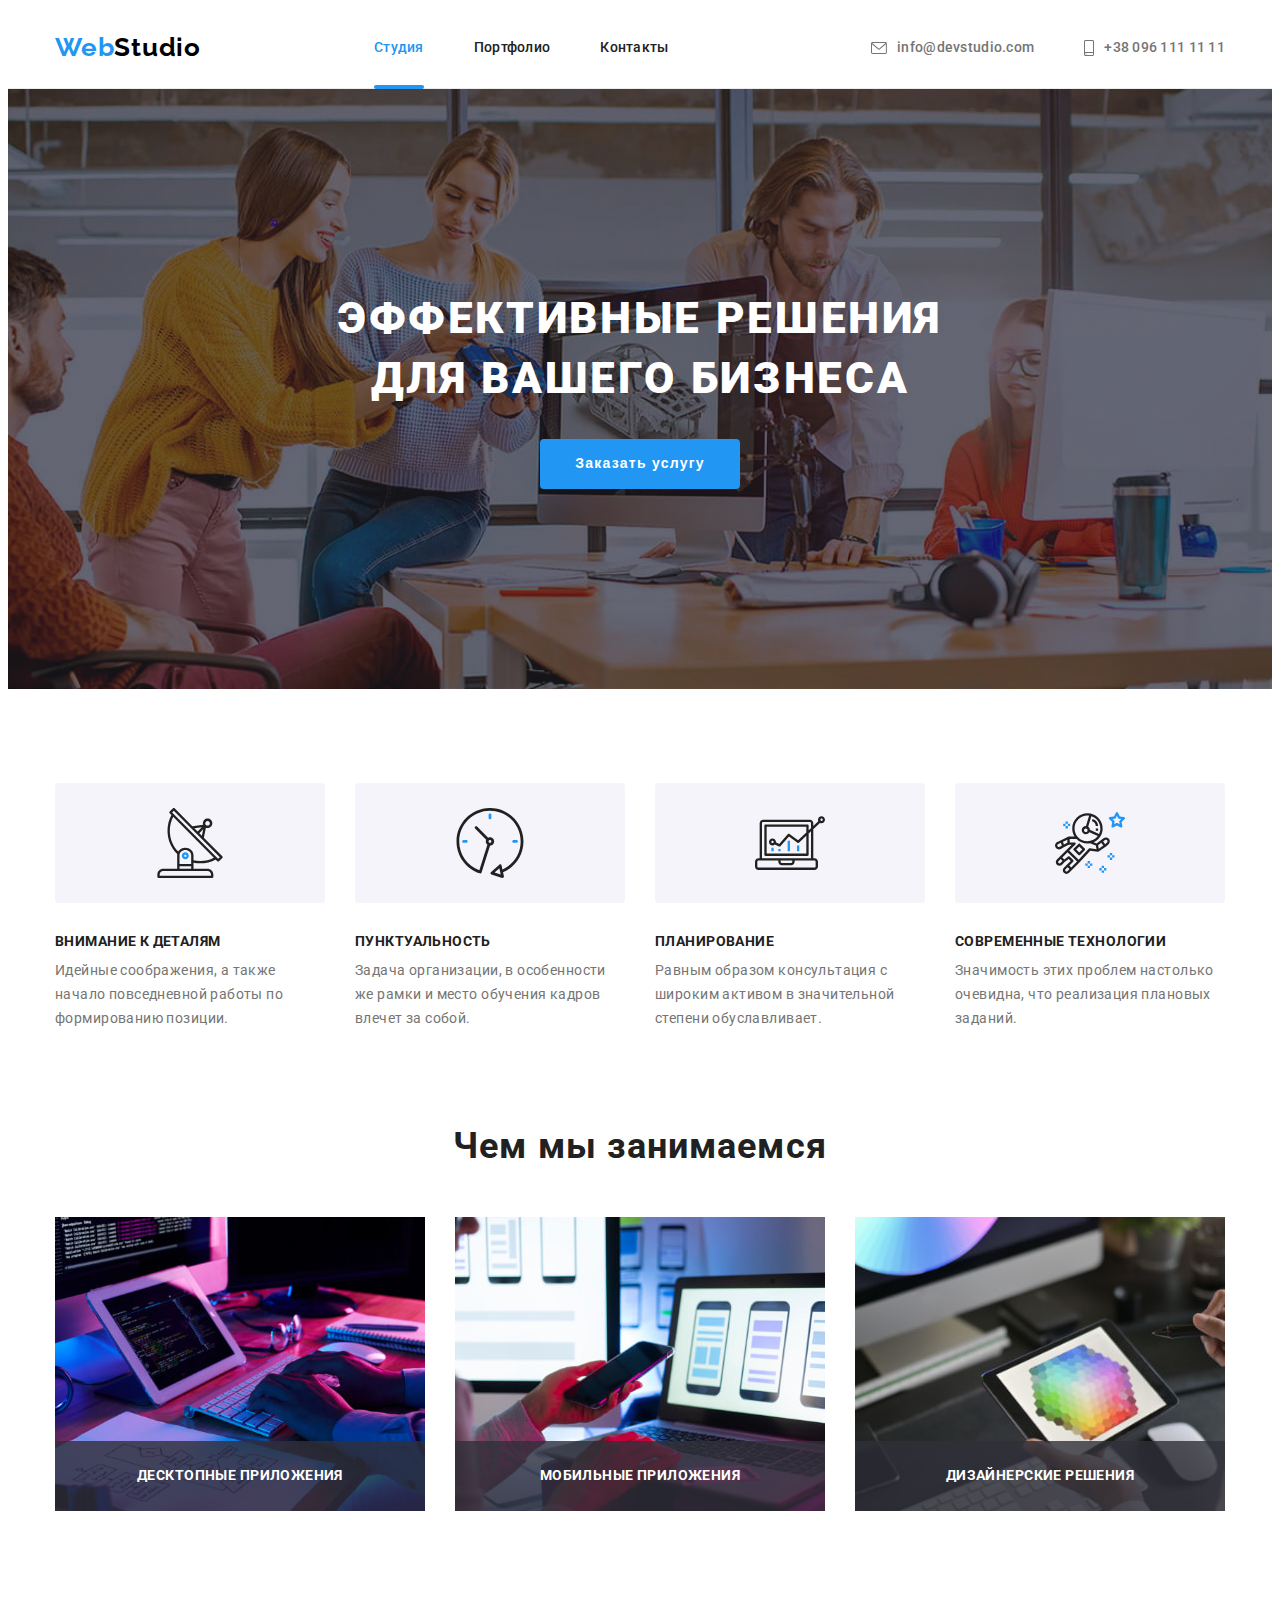
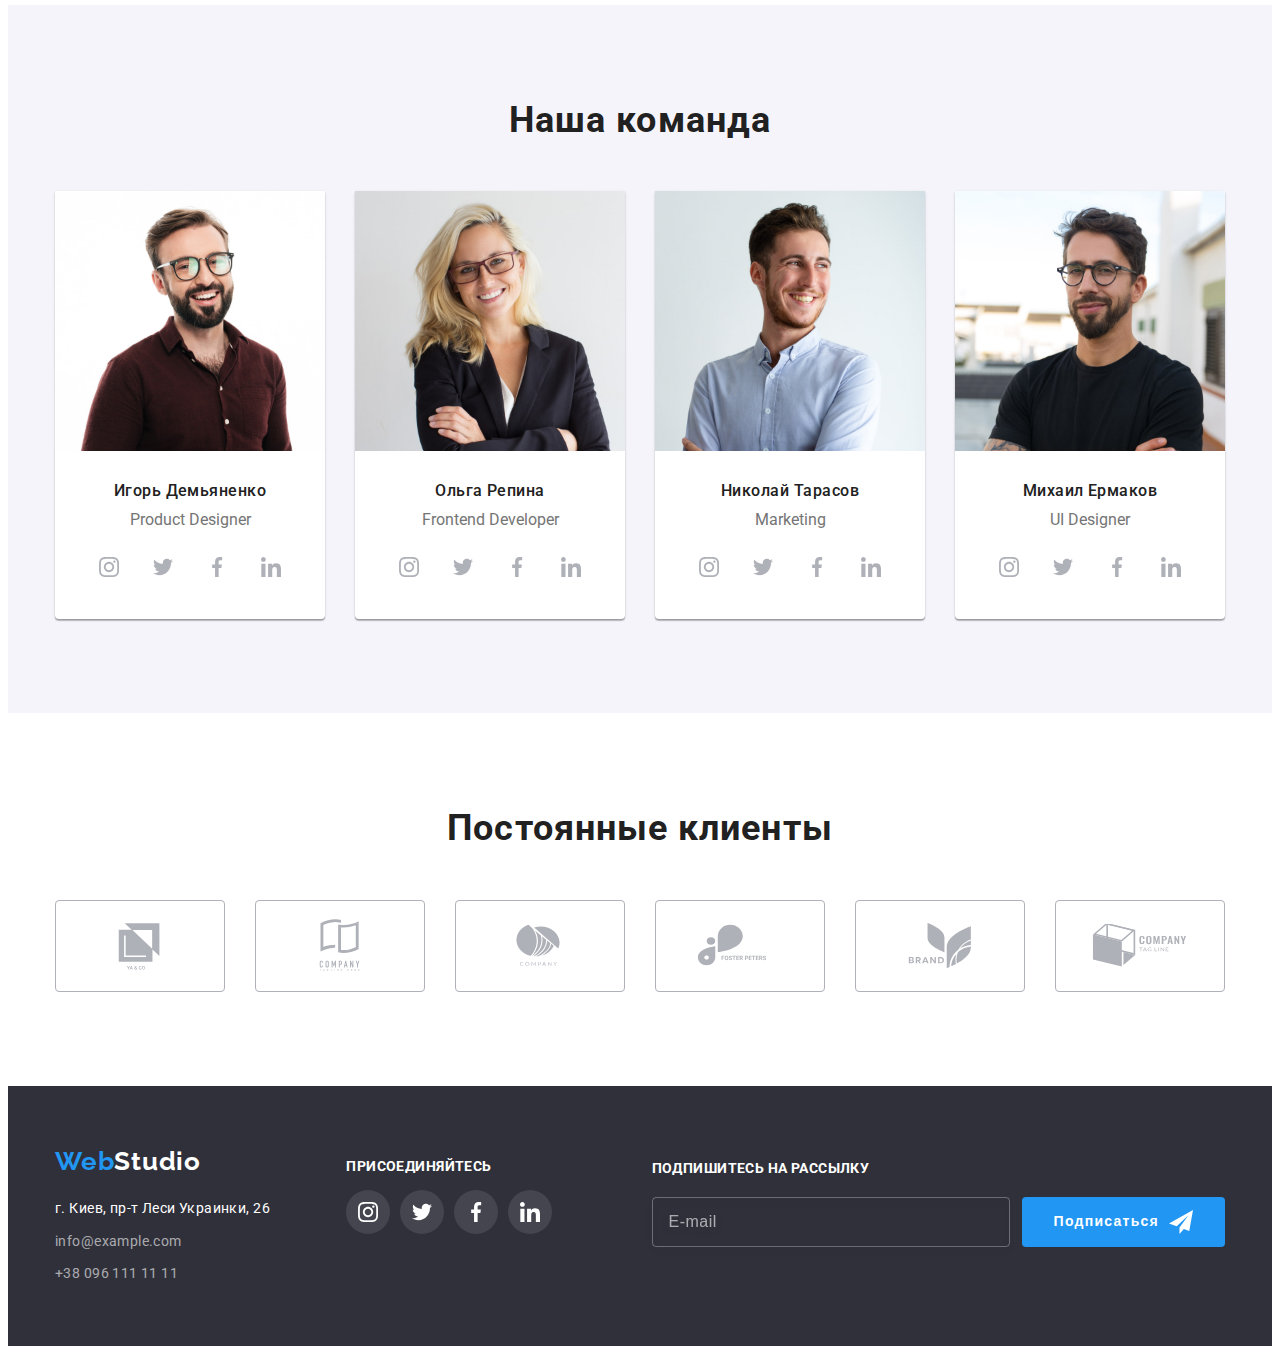
<file: index.html>
<!DOCTYPE html>
<html lang="ru">
  <head>
    <meta charset="UTF-8" />
    <meta http-equiv="X-UA-Compatible" content="IE=edge" />
    <meta name="viewport" content="width=device-width, initial-scale=1.0" />
    <title>WebStudio</title>
    <link
      rel="stylesheet"
      href="https://cdnjs.cloudflare.com/ajax/libs/modern-normalize/1.1.0/modern-normalize.min.css"
      integrity="sha512-wpPYUAdjBVSE4KJnH1VR1HeZfpl1ub8YT/NKx4PuQ5NmX2tKuGu6U/JRp5y+Y8XG2tV+wKQpNHVUX03MfMFn9Q=="
      crossorigin="anonymous"
      referrerpolicy="no-referrer"
    />
    <link rel="stylesheet" href="./css/main.min.css"/>
    <link rel="preconnect" href="https://fonts.googleapis.com" />
    <link rel="preconnect" href="https://fonts.gstatic.com" crossorigin />
    <link
      href="https://fonts.googleapis.com/css2?family=Raleway:wght@700&family=Roboto:wght@400;500;700;900&display=swap"
      rel="stylesheet"
    />
  </head>

  <body>
    <!--------- header------->
    <header class="header">
      <div class="container main">
        <a lang="en" class="logo" href="./index.html"><span class="accent">Web</span>Studio</a>
        <nav>
          <ul class="site-nav">
            <li class="site-nav__item">
              <a class="site-nav__link site-nav__link--current" href="./index.html">Студия</a>
            </li>
            <li class="site-nav__item">
              <a class="site-nav__link" href="./portfolio.html">Портфолио</a>
            </li>
            <li class="site-nav__item"><a class="site-nav__link" href="/">Контакты</a></li>
          </ul>
        </nav>

        <ul class="adr-nav">
          <li class="adr-nav__item">
            <a class="adr-nav__e-mail" href="mailto:info@devstudio.com">
              <svg class="adr-nav__symbol" height="12px" width="16px">
                <use href="./images/icon.svg/symbol-defs.svg#envelope"></use>
              </svg>
              info@devstudio.com
            </a>
          </li>
          <li class="adr-nav__item">
            <a class="adr-nav__tel" href="tel:+380961111111">
              <svg class="adr-nav__symbol" height="16px" width="10px">
                <use href="./images/icon.svg/symbol-defs.svg#smartphone"></use>
              </svg>
              +38 096 111 11 11
            </a>
          </li>
        </ul>
        <button class="menu-btn" type="button">
          <svg class="menu-btn-open" height="16px" width="24px">
            <use href="./images/icon.svg/symbol-defs.svg#menu"></use>
          </svg>
        </button>
        
        <div class="menu__modal is-hidden">
          <div class="menu__conteiner">
            <button type="button" class="menu-btn btn-close">
              <svg class="menu-close-black" height="24px" width="24px">
                <use href="./images/icon.svg/symbol-defs.svg#close-black"></use>
              </svg>
            </button>
            
            <div>
              <nav>
                <ul class="menu-nav">
                  <li class="menu-nav__item">
                    <a class="menu-nav__link menu-nav__link--current" href="./index.html">Студия</a>
                  </li>
                  <li class="menu-nav__item">
                    <a class="menu-nav__link" href="./portfolio.html">Портфолио</a>
                  </li>
                  <li class="menu-nav__item"><a class="menu-nav__link" href="/">Контакты</a></li>
                </ul>
              </nav>
            </div>
            <div>
              <ul class="menu-adr">
                <li class="menu-adr__item">
                  <a class="menu-adr__tel" href="tel:+380961111111">+38 096 111 11 11</a>
                </li>
              
                <li class="menu-adr__item">
                  <a class="menu-adr__e-mail" href="mailto:info@devstudio.com">info@devstudio.com</a>
                </li>
              
              </ul>
              <ul class="menu-social">
                <li class="menu-social__item"><a class="menu-social__link" href=" ">Instagram</a></li>
                <li class="menu-social__item"><a class="menu-social__link" href=" ">Twitter</a></li>
                <li class="menu-social__item"><a class="menu-social__link" href=" ">Facebook</a></li>
                <li class="menu-social__item"><a class="menu-social__link" href=" ">LinkedIn</a></li>
              </ul>
            </div>
          </div>
        </div>
      </div>

    </header>

    <!-- Hero> -->
    <main>
      <section class="section hero">
        <div class="container flex">
          <h1 class="hero__title">Эффективные решения для вашего бизнеса</h1>
          <button type="button" class="main-btn" data-modal-open>Заказать услугу</button>
        </div>
      </section>

       <!-- Features  -->
      <section class="section">
        <div class="container">
          <h2 class="features__title is-hidden">Особенности</h2>
          <ul class="features">
            <li class="features__item">
              <div class="features__trumb">
                <svg width="70px" height="70px">
                  <use href="./images/icon.svg/symbol-defs.svg#antenna"></use>
                </svg>
              </div>
              <h3 class="subtitle">Внимание к деталям</h3>
              <p class="features__text">
                Идейные соображения, а также начало повседневной работы по формированию позиции.
              </p>
            </li>

            <li class="features__item">
              <div class="features__trumb">
                <svg width="70px" height="70px">
                  <use href="./images/icon.svg/symbol-defs.svg#clock"></use>
                </svg>
              </div>
              <h3 class="subtitle">Пунктуальность</h3>
              <p class="features__text">
                Задача организации, в особенности же рамки и место обучения кадров влечет за собой.
              </p>
            </li>
            <li class="features__item">
              <div class="features__trumb">
                <svg width="70px" height="70px">
                  <use href="./images/icon.svg/symbol-defs.svg#diagram"></use>
                </svg>
              </div>
              <h3 class="subtitle">Планирование</h3>
              <p class="features__text">
                Равным образом консультация с широким активом в значительной степени обуславливает.
              </p>
            </li>
            <li class="features__item">
              <div class="features__trumb">
                <svg width="70px" height="70px">
                  <use href="./images/icon.svg/symbol-defs.svg#astronaut"></use>
                </svg>
              </div>
              <h3 class="subtitle">Современные технологии</h3>
              <p class="features__text">
                Значимость этих проблем настолько очевидна, что реализация плановых заданий.
              </p>
            </li>
          </ul>
        </div>
      </section>
      
      <!-- Gellary---- -->
      <section class="section gallery">
        <div class="container">
          <h2 class="title">Чем мы занимаемся</h2>
          <ul class="gallery__list">
            <li>
              <div class="gellery__overlay">
                <img
                  srcset="./images/box1.jpg 1x,
                  ./images/box1_2x.jpg 2x"
                  class="gallery__img"
                  src="./images/box1.jpg"
                  alt="Десктопные приложения"
                  width="370"
                />
                <div class="gellery__desc"><p>Десктопные приложения</p></div>
              </div>
            </li>
            <li>
              <div class="gellery__overlay">
                <img
                  srcset="./images/box2.jpg 1x,
                  ./images/box2_2x.jpg 2x"
                  class="gallery__img"
                  src="./images/box2.jpg"
                  alt="Мобильного приложения"
                  width="370"
                />
                <div class="gellery__desc"><p>Мобильные приложения</p></div>
              </div>
            </li>

            <li>
              <div class="gellery__overlay">
                <img
                  srcset="./images/box3.jpg 1x,
                  ./images/box3_2x.jpg 2x"
                  class="gallery__img"
                  src="./images/box3.jpg"
                  alt="Дизайнерские решения"
                  width="370"
                />
                <div class="gellery__desc"><p>Дизайнерские решения</p></div>
              </div>
            </li>
          </ul>
        </div>
      </section>
      <!-- Team -->
      <section class="section team">
        <div class="container">
          <h2 class="title">Наша команда</h2>
          <ul class="team__list">
            <li class="team__card">
              <img  src="./images/team1.jpg" alt="Игорь Демьяненко"/>
              <div class="team__desc">
                <h3 class="team__subtitle">Игорь Демьяненко</h3>
                <p lang="en" class="team__text">Product Designer</p>

                <ul class="social__list">
                  <li class="social__item">
                    <a class="social__link" href="">
                      <svg class="social__sprite" width="20px" height="20px">
                        <use href="./images/icon.svg/symbol-defs.svg#instagram"></use>
                      </svg>
                    </a>
                  </li>

                  <li class="social__item">
                    <a class="social__link" href="">
                      <svg class="social__sprite" width="20px" height="20px">
                        <use href="./images/icon.svg/symbol-defs.svg#twitter"></use>
                      </svg>
                    </a>
                  </li>
                  <li class="social__item">
                    <a class="social__link" href="">
                      <svg class="social__sprite" width="20px" height="20px">
                        <use href="./images/icon.svg/symbol-defs.svg#facebook"></use>
                      </svg>
                    </a>
                  </li>
                  <li class="social__item">
                    <a class="social__link" href="">
                      <svg class="social__sprite" width="20px" height="20px">
                        <use href="./images/icon.svg/symbol-defs.svg#linkedin"></use>
                      </svg>
                    </a>
                  </li>
                </ul>
              </div>
            </li>

            <li class="team__card">
              <img src="./images/team2.jpg" alt="Ольга Репина"  />
              <div class="team__desc">
                <h3 class="team__subtitle">Ольга Репина</h3>
                <p lang="en" class="team__text">Frontend Developer</p>

                  <ul class="social__list">
                    <li class="social__item">
                      <a class="social__link" href="">
                        <svg class="social__sprite" width="20px" height="20px">
                          <use href="./images/icon.svg/symbol-defs.svg#instagram"></use>
                        </svg>
                      </a>
                    </li>
                  
                    <li class="social__item">
                      <a class="social__link" href="">
                        <svg class="social__sprite" width="20px" height="20px">
                          <use href="./images/icon.svg/symbol-defs.svg#twitter"></use>
                        </svg>
                      </a>
                    </li>
                    <li class="social__item">
                      <a class="social__link" href="">
                        <svg class="social__sprite" width="20px" height="20px">
                          <use href="./images/icon.svg/symbol-defs.svg#facebook"></use>
                        </svg>
                      </a>
                    </li>
                    <li class="social__item">
                      <a class="social__link" href="">
                        <svg class="social__sprite" width="20px" height="20px">
                          <use href="./images/icon.svg/symbol-defs.svg#linkedin"></use>
                        </svg>
                      </a>
                    </li>
                  </ul>
              </div>
            </li>

            <li class="team__card">
              <img src="./images/team3.jpg" alt="Николай Тарасов" />
              <div class="team__desc">
                <h3 class="team__subtitle">Николай Тарасов</h3>
                <p lang="en" class="team__text">Marketing</p>

                <ul class="social__list">
                  <li class="social__item">
                    <a class="social__link" href="">
                      <svg class="social__sprite" width="20px" height="20px">
                        <use href="./images/icon.svg/symbol-defs.svg#instagram"></use>
                      </svg>
                    </a>
                  </li>
                
                  <li class="social__item">
                    <a class="social__link" href="">
                      <svg class="social__sprite" width="20px" height="20px">
                        <use href="./images/icon.svg/symbol-defs.svg#twitter"></use>
                      </svg>
                    </a>
                  </li>
                  <li class="social__item">
                    <a class="social__link" href="">
                      <svg class="social__sprite" width="20px" height="20px">
                        <use href="./images/icon.svg/symbol-defs.svg#facebook"></use>
                      </svg>
                    </a>
                  </li>
                  <li class="social__item">
                    <a class="social__link" href="">
                      <svg class="social__sprite" width="20px" height="20px">
                        <use href="./images/icon.svg/symbol-defs.svg#linkedin"></use>
                      </svg>
                    </a>
                  </li>
                </ul>
              </div>
            </li>

            <li class="team__card">
              <img src="./images/team4.jpg" alt="Михаил Ермаков"  />
              <div class="team__desc">
                <h3 class="team__subtitle">Михаил Ермаков</h3>
                <p lang="en" class="team__text">UI Designer</p>

                  <ul class="social__list">
                    <li class="social__item">
                      <a class="social__link" href="">
                        <svg class="social__sprite" width="20px" height="20px">
                          <use href="./images/icon.svg/symbol-defs.svg#instagram"></use>
                        </svg>
                      </a>
                    </li>
                  
                    <li class="social__item">
                      <a class="social__link" href="">
                        <svg class="social__sprite" width="20px" height="20px">
                          <use href="./images/icon.svg/symbol-defs.svg#twitter"></use>
                        </svg>
                      </a>
                    </li>
                    <li class="social__item">
                      <a class="social__link" href="">
                        <svg class="social__sprite" width="20px" height="20px">
                          <use href="./images/icon.svg/symbol-defs.svg#facebook"></use>
                        </svg>
                      </a>
                    </li>
                    <li class="social__item">
                      <a class="social__link" href="">
                        <svg class="social__sprite" width="20px" height="20px">
                          <use href="./images/icon.svg/symbol-defs.svg#linkedin"></use>
                        </svg>
                      </a>
                    </li>
                  </ul>
              </div>
            </li>
          </ul>
        </div>
      </section>
      <section class="section">
        <h2 class="title">Постоянные клиенты</h2>
        <div class="container">
          <ul class="clients__list">
            <li class="client__item">
              <a class="client__link" href="" rel="noopener nofollow noreferrer">
                <svg class="client__icon" width="106px" height="60px">
                  <use href="./images/icon.svg/symbol-defs.svg#client1"></use>
                </svg>
              </a>
            </li>
            <li class="client__item">
              <a class="client__link" href="" rel="noopener nofollow noreferrer">
                <svg class="client__icon" width="106px" height="60px">
                  <use href="./images/icon.svg/symbol-defs.svg#client2"></use>
                </svg>
              </a>
            </li>
            <li class="client__item">
              <a class="client__link" href="" rel="noopener nofollow noreferrer">
                <svg class="client__icon" width="106px" height="60px">
                  <use href="./images/icon.svg/symbol-defs.svg#client3"></use>
                </svg>
              </a>
            </li>
            <li class="client__item">
              <a class="client__link" href="" rel="noopener nofollow noreferrer">
                <svg class="client__icon" width="106px" height="60px">
                  <use href="./images/icon.svg/symbol-defs.svg#client4"></use>
                </svg>
              </a>
            </li>
            <li class="client__item">
              <a class="client__link" href="" rel="noopener nofollow noreferrer">
                <svg class="client__icon" width="106px" height="60px">
                  <use href="./images/icon.svg/symbol-defs.svg#client5"></use>
                </svg>
              </a>
            </li>
            <li class="client__item">
              <a class="client__link" href="" rel="noopener nofollow noreferrer">
                <svg class="client__icon" width="106px" height="60px">
                  <use href="./images/icon.svg/symbol-defs.svg#client6"></use>
                </svg>
              </a>
            </li>
          </ul>
        </div>
      </section>
    </main>
    <!-- Footer -->
    <footer class="footer">
      <div class="container">
        <div>
          <a lang="en" class="logo" href="./index.html"><span class="accent">Web</span>Studio</a>
          <address>
            <ul class="footer__adr">
              <li>г. Киев, пр-т Леси Украинки, 26</li>
              <li><a href="mailto:info@devstudio.com">info@example.com</a></li>
              <li><a href="tel:+380961111111">+38 096 111 11 11</a></li>
            </ul>
          </address>
        </div>

        <div class="footer__network">
          <h2 class="address subtitle">присоединяйтесь</h2>
          <ul class="social__list">
            <li class="social__item">
              <a class="social__link" href="">
                <svg class="social__sprite" width="20px" height="20px">
                  <use href="./images/icon.svg/symbol-defs.svg#instagram"></use>
                </svg>
              </a>
            </li>
          
            <li class="social__item">
              <a class="social__link" href="">
                <svg class="social__sprite" width="20px" height="20px">
                  <use href="./images/icon.svg/symbol-defs.svg#twitter"></use>
                </svg>
              </a>
            </li>
            <li class="social__item">
              <a class="social__link" href="">
                <svg class="social__sprite" width="20px" height="20px">
                  <use href="./images/icon.svg/symbol-defs.svg#facebook"></use>
                </svg>
              </a>
            </li>
            <li class="social__item">
              <a class="social__link" href="">
                <svg class="social__sprite" width="20px" height="20px">
                  <use href="./images/icon.svg/symbol-defs.svg#linkedin"></use>
                </svg>
              </a>
            </li>
          </ul>
        </div>
        <div class="footer__mailing">
          <form>
            <label class="footer__label subtitle" for="footer-input">Подпишитесь на рассылку </label>
            <div class="footer__field">
              <input class="footer__input" id="footer-input" type="email" placeholder="E-mail" />
              <button type="submit" class="main-btn footer__btn">
                Подписаться
                <svg class="footer__iconSend" height="24px" width="24px">
                  <use href="./images/icon.svg/symbol-defs.svg#icon-send"></use>
                </svg>
              </button>
            </div>
          </form>
        </div>
      </div>
    </footer>
    <!-- ------Modal-------- -->
      <div class="backdrop is-hidden" data-modal>
        <div class="modal">
          <button data-modal-close class="close">
            <svg class="close-black" height="18px" width="18px">
              <use href="./images/icon.svg/symbol-defs.svg#close-black"></use>
            </svg>
          </button>
          <p class="modal-title">Оставьте свои данные, мы вам перезвоним</p>

          <form class="modal-form">
            <label for="user-name" class="modal-label">Имя</label>
            <div class="input-wrap">
              <input
                class="modal-input"
                type="name"
                required
                minlength="2"
                title="Иван"
                id="user-name"
              />
              <svg class="input-icon" height="18px" width="18px">
                <use href="./images/icon.svg/symbol-defs.svg#person-black"></use>
              </svg>
            </div>

            <label for="user-tel" class="modal-label">Телефон</label>
            <div class="input-wrap">
              <input
                class="modal-input"
                type="tel"
                required
                minlength="10"
                title="098 11 11 111"
                id="user-tel"
              />
              <svg class="input-icon" height="18px" width="18px">
                <use href="./images/icon.svg/symbol-defs.svg#phone-black"></use>
              </svg>
            </div>

            <label for="user-email" class="modal-label">Почта</label>
            <div class="input-wrap">
              <input
                type="email"
                class="modal-input"
                required
                title="about@ukr.ua"
                id="user-email"
              />
              <svg class="input-icon" height="18px" width="18px">
                <use href="./images/icon.svg/symbol-defs.svg#email-black"></use>
              </svg>
            </div>

            <label for="comment" class="modal-label">Комментарий</label>
            <textarea
              name="modal-text"
              id="comment"
              class="modal-input comment"
              placeholder="Введите текст"
            ></textarea>

            <div class="check-field">
             <input type="checkbox" class="input-check is-hidden" id="privacy" name="privacy" required />
              <label for="privacy" class="check-text">
                  <span>
                    <svg class="check-icon" height="15px" width="16px">
                      <use href="./images/icon.svg/symbol-defs.svg#icon-check" />
                    </svg>
                  </span>
                  Соглашаюсь с рассылкой и принимаю&nbsp;<a href="">Условия договора</a>
              </label>
            </div>
            <button type="submit" class="main-btn modal-btn">Отправить</button>
          </form>
        </div>
      </div>
    
    <script src="./js/modal.js"></script>
    <script src="./js/mobile-menu.js"></script>
  </body>
</html>
</file>
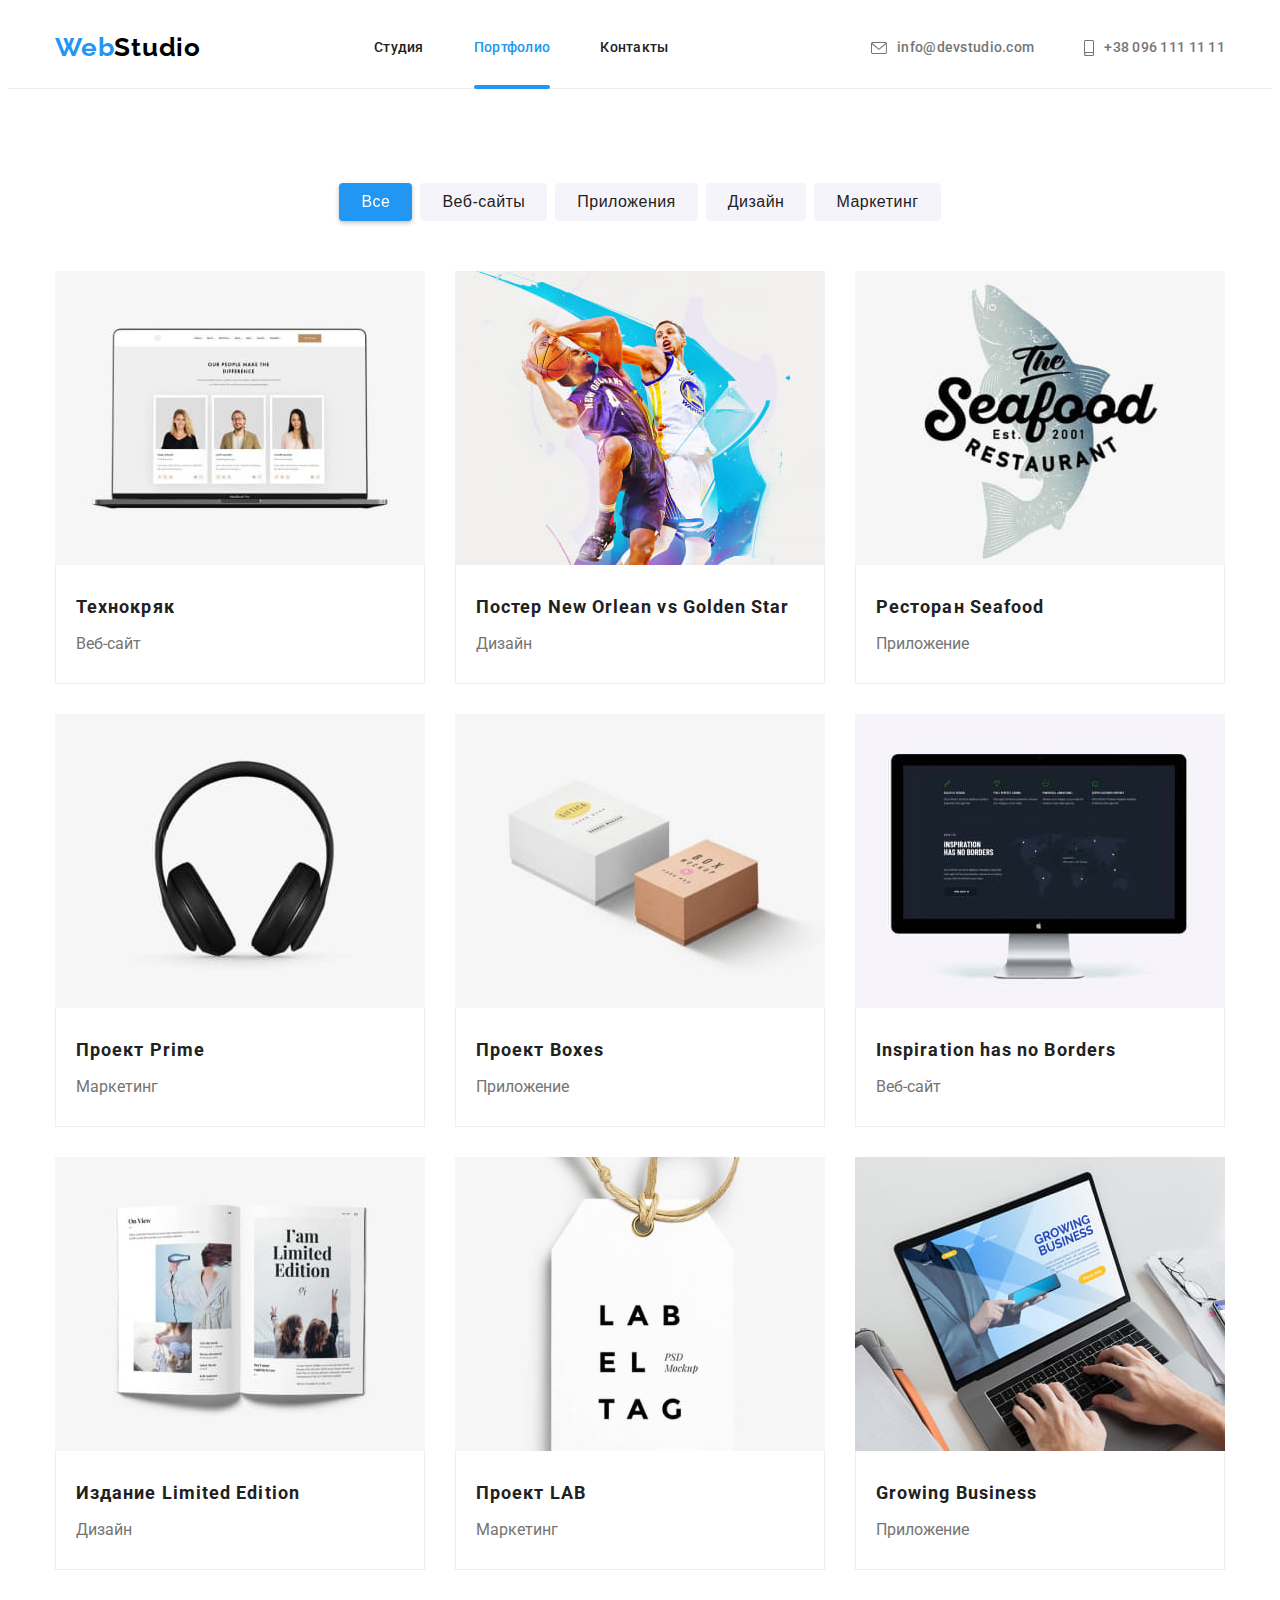
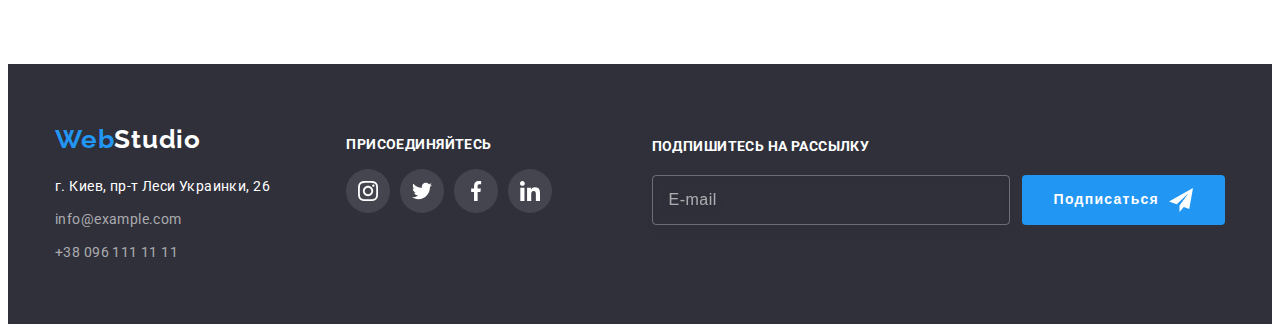
<file: portfolio.html>
<!DOCTYPE html>
<html lang="ru">
  <head>
    <meta charset="UTF-8" />
    <meta http-equiv="X-UA-Compatible" content="IE=edge" />
    <meta name="viewport" content="width=device-width, initial-scale=1.0" />
    <title>WebStudio</title>
    <link
      rel="stylesheet"
      href="https://cdnjs.cloudflare.com/ajax/libs/modern-normalize/1.1.0/modern-normalize.min.css"
      integrity="sha512-wpPYUAdjBVSE4KJnH1VR1HeZfpl1ub8YT/NKx4PuQ5NmX2tKuGu6U/JRp5y+Y8XG2tV+wKQpNHVUX03MfMFn9Q=="
      crossorigin="anonymous"
      referrerpolicy="no-referrer"
    />
    <link rel="stylesheet" href="./css/main.min.css" />
    <link rel="preconnect" href="https://fonts.googleapis.com" />
    <link rel="preconnect" href="https://fonts.gstatic.com" crossorigin />
    <link
      href="https://fonts.googleapis.com/css2?family=Raleway:wght@700&family=Roboto:wght@400;500;700;900&display=swap"
      rel="stylesheet"
    />
  </head>
  <body>
    <!--Header -->
    <header class="header">
      <div class="container main">
        <a lang="en" class="logo" href="./index.html"><span class="accent">Web</span>Studio</a>
        <nav>
          <ul class="site-nav">
            <li class="site-nav__item">
              <a class="site-nav__link " href="./index.html">Студия</a>
            </li>
            <li class="site-nav__item">
              <a class="site-nav__link site-nav__link--current" href="./portfolio.html">Портфолио</a>
            </li>
            <li class="site-nav__item"><a class="site-nav__link" href="/">Контакты</a></li>
          </ul>
        </nav>
    
        <ul class="adr-nav">
          <li class="adr-nav__item">
            <a class="adr-nav__e-mail" href="mailto:info@devstudio.com">
              <svg class="adr-nav__symbol" height="12px" width="16px">
                <use href="./images/icon.svg/symbol-defs.svg#envelope"></use>
              </svg>
              info@devstudio.com
            </a>
          </li>
          <li class="adr-nav__item">
            <a class="adr-nav__tel" href="tel:+380961111111">
              <svg class="adr-nav__symbol" height="16px" width="10px">
                <use href="./images/icon.svg/symbol-defs.svg#smartphone"></use>
              </svg>
              +38 096 111 11 11
            </a>
          </li>
        </ul>
        <button class="menu-btn" type="button">
          <svg class="menu-btn-open" height="16px" width="24px">
            <use href="./images/icon.svg/symbol-defs.svg#menu"></use>
          </svg>
        </button>
    
        <div class="menu__modal is-hidden">
          <div class="menu__conteiner">
            <button type="button" class="menu-btn btn-close">
              <svg class="menu-close-black" height="24px" width="24px">
                <use href="./images/icon.svg/symbol-defs.svg#close-black"></use>
              </svg>
            </button>
    
            <div>
              <nav>
                <ul class="menu-nav">
                  <li class="menu-nav__item">
                    <a class="menu-nav__link " href="./index.html">Студия</a>
                  </li>
                  <li class="menu-nav__item">
                    <a class="menu-nav__link menu-nav__link--current" href="./portfolio.html">Портфолио</a>
                  </li>
                  <li class="menu-nav__item"><a class="menu-nav__link" href="/">Контакты</a></li>
                </ul>
              </nav>
            </div>
            <div>
              <ul class="menu-adr">
                <li class="menu-adr__item">
                  <a class="menu-adr__tel" href="tel:+380961111111">+38 096 111 11 11</a>
                </li>
    
                <li class="menu-adr__item">
                  <a class="menu-adr__e-mail" href="mailto:info@devstudio.com">info@devstudio.com</a>
                </li>
    
              </ul>
              <ul class="menu-social">
                <li class="menu-social__item"><a class="menu-social__link" href=" ">Instagram</a></li>
                <li class="menu-social__item"><a class="menu-social__link" href=" ">Twitter</a></li>
                <li class="menu-social__item"><a class="menu-social__link" href=" ">Facebook</a></li>
                <li class="menu-social__item"><a class="menu-social__link" href=" ">LinkedIn</a></li>
              </ul>
            </div>
          </div>
        </div>
      </div>
    
    </header>
    <main>
      <section class="section">
        <div class="container">
          <!--Filters -->
          <ul class="filters">
            <li><button type="button" class="filters__btn filters__btn--active">Все</button></li>
            <li><button type="button" class="filters__btn">Веб-сайты</button></li>
            <li><button type="button" class="filters__btn">Приложения</button></li>
            <li><button type="button" class="filters__btn">Дизайн</button></li>
            <li><button type="button" class="filters__btn">Маркетинг</button></li>
          </ul>

          <!-- Portfolio -->

          <h1 class="portfolio__title is-hidden">Портфолио</h1>
          <ul class="portfolio">
            <li class="portfolio__element">
              <a class="portfolio__link" href="">
                <div class="portfolio__overlay">
                    <picture>
                      <source
                       srcset="./images/site_desk.jpg 1x,
                       ./images/site_desk2x.jpg 2x"
                        media="(min-width:1200px)" />
                      
                      <source
                       srcset="./images/site_tab.jpg 1x,
                       ./images/site_tab2x.jpg 2x"
                        media="(min-width:768px)" />
                      
                      <source srcset="./images/site_mob.jpg 1x,
                       ./images/site_mob2x.jpg 2x" 
                       media="(min-width: 340px) and (max-width:767px)" />

                      <img src="./images/site.jpg" alt="Технокряк" />
                    </picture>
                  
                  <p class="portfolio__action">
                    Ресурс предлагает комплексные предложения с разным уровнем функционала и
                    сервисов. Все это позволит посетителю получить исчерпывающие сведения о компании
                    или частном лице.
                  </p>
                </div>
                <div class="portfolio__work">
                  <h2 class="portfolio__subtitle">Технокряк</h2>
                  <p class="portfolio__text">Веб-сайт</p>
                </div>
              </a>
            </li>

            <li class="portfolio__element">
              <a class="portfolio__link" href="">
                <div class="portfolio__overlay">
                  <picture>
                    <source
                    srcset="./images/poster_desk.jpg 1x,
                    ./images/poster_desk2x.jpg 2x"
                    media="(min-width:1200px)"/>

                    <source srcset="./images/poster_tab.jpg 1x,
                      ./images/poster_tab2x.jpg 2x"
                      media="(min-width:768px)" />

                    <source srcset="./images/poster_mob.jpg 1x,
                      ./images/poster_mob2x.jpg 2x"
                      media="(min-width: 340px) and (max-width:767px)" />
                  
                    <img src="./images/poster.jpg" alt="Постер" />
                  </picture>
                  <p class="portfolio__action">
                    Ресурс предлагает комплексные предложения с разным уровнем функционала и
                    сервисов. Все это позволит посетителю получить исчерпывающие сведения о компании
                    или частном лице.
                  </p>
                </div>
                <div class="portfolio__work">
                  <h2 lang="en" class="portfolio__subtitle">Постер New Orlean vs Golden Star</h2>
                  <p class="portfolio__text">Дизайн</p>
                </div>
              </a>
            </li>

            <li class="portfolio__element">
              <a class="portfolio__link" href="">
                <div class="portfolio__overlay">
                  <picture>
                    <source srcset="./images/seafood_desk.jpg 1x,
                       ./images/seafood_desk2x.jpg 2x" 
                       media="(min-width:1200px)" />
                  
                    <source srcset="./images/seafood_tab.jpg 1x,
                        ./images/seafood_tab2x.jpg 2x" 
                        media="(min-width:768px)" />
                  
                    <source srcset="./images/seafood_mob.jpg 1x,
                        ./images/seafood_mob2x.jpg 2x" 
                       media="(min-width: 340px) and (max-width:767px)" />

                  <img src="./images/seafood.jpg" alt="Ресторан" />
                  </picture>

                  <p class="portfolio__action">
                    Ресурс предлагает комплексные предложения с разным уровнем функционала и
                    сервисов. Все это позволит посетителю получить исчерпывающие сведения о компании
                    или частном лице.
                  </p>
                </div>
                <div class="portfolio__work">
                  <h2 lang="en" class="portfolio__subtitle">Ресторан Seafood</h2>
                  <p class="portfolio__text">Приложение</p>
                </div></a
              >
            </li>

            <li class="portfolio__element">
              <a class="portfolio__link" href="">
                <div class="portfolio__overlay">
                  <picture>
                    <source srcset="./images/prime_desk.jpg 1x,
                       ./images/prime_desk2x.jpg 2x" 
                       media="(min-width:1200px)" />
                  
                    <source srcset="./images/prime_tab.jpg 1x,
                      ./images/prime_tab2x.jpg 2x"
                      media="(min-width:768px)" />
                  
                    <source srcset="./images/prime_mob.jpg 1x,
                     ./images/prime_mob2x.jpg 2x"
                      media="(min-width: 340px) and (max-width:767px)" />

                  <img src="./images/prime.jpg" alt="Наушники" />
                  </picture>

                  <p class="portfolio__action">
                    Ресурс предлагает комплексные предложения с разным уровнем функционала и
                    сервисов. Все это позволит посетителю получить исчерпывающие сведения о компании
                    или частном лице.
                  </p>
                </div>
                <div class="portfolio__work">
                  <h2 lang="en" class="portfolio__subtitle">Проект Prime</h2>
                  <p class="portfolio__text">Маркетинг</p>
                </div>
              </a>
            </li>

            <li class="portfolio__element">
              <a class="portfolio__link" href="">
                <div class="portfolio__overlay">
                  <picture>
                    <source srcset="./images/boxes_desk.jpg 1x,
                       ./images/boxes_desk2x.jpg 2x"
                        media="(min-width:1200px)" />
                  
                    <source srcset="./images/boxes_tab.jpg 1x,
                      ./images/boxes_tab2x.jpg 2x" 
                      media="(min-width:768px)" />
                    <source srcset="./images/boxes_mob.jpg 1x,
                       ./images/boxes_mob2x.jpg 2x"
                        media="(min-width: 340px) and (max-width:767px)" />
                  <img src="./images/boxes.jpg" alt="Коробки" />
                  </picture>

                  <p class="portfolio__action">
                    Ресурс предлагает комплексные предложения с разным уровнем функционала и
                    сервисов. Все это позволит посетителю получить исчерпывающие сведения о компании
                    или частном лице.
                  </p>
                </div>
                <div class="portfolio__work">
                  <h2 lang="en" class="portfolio__subtitle">Проект Boxes</h2>
                  <p class="portfolio__text">Приложение</p>
                </div>
              </a>
            </li>

            <li class="portfolio__element">
              <a class="portfolio__link" href="">
                <div class="portfolio__overlay">
                  <picture>
                      <source srcset="./images/notebook_desk.jpg 1x,
                        ./images/notebook_desk2x.jpg 2x" 
                        media="(min-width:1200px)" />
                    
                      <source srcset="./images/notebook_tab.jpg 1x,
                        ./images/notebook_tab2x.jpg 2x" 
                        media="(min-width:768px)" />
                      <source srcset="./images/notebook_mob.jpg 1x,
                         ./images/notebook_mob2x.jpg 2x" 
                         media="(min-width: 340px) and (max-width:767px)" />
                  
                    <img src="./images/notebook.jpg" alt="Ноутбук" />
                    </picture>
                  <p class="portfolio__action">
                    Ресурс предлагает комплексные предложения с разным уровнем функционала и
                    сервисов. Все это позволит посетителю получить исчерпывающие сведения о компании
                    или частном лице.
                  </p>
                </div>
                <div class="portfolio__work">
                  <h2 lang="en" class="portfolio__subtitle">Inspiration has no Borders</h2>
                  <p class="portfolio__text">Веб-сайт</p>
                </div>
              </a>
            </li>

            <li class="portfolio__element">
              <a class="portfolio__link" href="">
                <div class="portfolio__overlay">
                  <picture>
                    <source srcset="./images/book_desk.jpg 1x,
                     ./images/book_desk2x.jpg 2x"
                      media="(min-width:1200px)" />
                  
                    <source srcset="./images/book_tab.jpg 1x,
                     ./images/book_tab2x.jpg 2x" 
                     media="(min-width:768px)" />
                    <source srcset="./images/book_mob.jpg 1x,
                    ./images/book_mob2x.jpg 2x"
                     media="(min-width: 340px) and (max-width:767px)" />
                  <img src="./images/book.jpg" alt="Книга" />
                  </picture>

                  <p class="portfolio__action">
                    Ресурс предлагает комплексные предложения с разным уровнем функционала и
                    сервисов. Все это позволит посетителю получить исчерпывающие сведения о компании
                    или частном лице.
                  </p>
                </div>
                <div class="portfolio__work">
                  <h2 lang="en" class="portfolio__subtitle">Издание Limited Edition</h2>
                  <p class="portfolio__text">Дизайн</p>
                </div>
              </a>
            </li>

            <li class="portfolio__element">
              <a class="portfolio__link" href="">
                <div class="portfolio__overlay">

                <picture>
                  <source srcset="./images/lab.jpg 1x,
                   ./images/lab_desk2x.jpg 2x"
                  media="(min-width:1200px)" />
                  
                  <source srcset="./images/lab_tab.jpg 1x,
                   ./images/lab_tab2x.jpg 2x" 
                   media="(min-width:768px)" />
                  <source 
                  srcset="./images/lab_mob.jpg 1x,
                  ./images/lab_mob2x.jpg 2x"
                  media="(min-width: 340px) and (max-width:767px)"/>
                  <img src="./images/lab.jpg" alt="Проект" />
                </picture>
                  

                  <p class="portfolio__action">
                    Ресурс предлагает комплексные предложения с разным уровнем функционала и
                    сервисов. Все это позволит посетителю получить исчерпывающие сведения о компании
                    или частном лице.
                  </p>
                </div>
                <div class="portfolio__work">
                  <h2 lang="en" class="portfolio__subtitle">Проект LAB</h2>
                  <p class="portfolio__text">Маркетинг</p>
                </div>
              </a>
            </li>

            <li class="portfolio__element">
              <a class="portfolio__link" href="">
                <div class="portfolio__overlay">
                  <picture>
                  <source 
                    srcset="./images/business_desk.jpg 1x,
                   ./images/business_desk2x.jpg 2x"
                    media="(min-width:1200px)" />
                  
                  <source srcset="./images/business_tab.jpg 1x,
                    ./images/business_tab2x.jpg 2x"
                     media="(min-width:768px)" />
                  <source srcset="./images/business_mob.jpg 1x,
                     ./images/business_mob2x.jpg 2x" 
                     media="(min-width: 340px) and (max-width:767px)" />

                  <img src="./images/business.jpg" alt="Приложение" />
                </picture>

                  <p class="portfolio__action">
                    Ресурс предлагает комплексные предложения с разным уровнем функционала и
                    сервисов. Все это позволит посетителю получить исчерпывающие сведения о компании
                    или частном лице.
                  </p>
                </div>
                <div class="portfolio__work">
                  <h2 lang="en" class="portfolio__subtitle">Growing Business</h2>
                  <p class="portfolio__text">Приложение</p>
                </div>
              </a>
            </li>
          </ul>
        </div>
      </section>
    </main>

    <!-- Footer -->
    <footer class="footer">
      <div class="container">
        <div>
          <a lang="en" class="logo" href="./index.html"><span class="accent">Web</span>Studio</a>
          <address>
            <ul class="footer__adr">
              <li>г. Киев, пр-т Леси Украинки, 26</li>
              <li><a href="mailto:info@devstudio.com">info@example.com</a></li>
              <li><a href="tel:+380961111111">+38 096 111 11 11</a></li>
            </ul>
          </address>
        </div>
    
        <div class="footer__network">
          <h2 class="address subtitle">присоединяйтесь</h2>
            <ul class="social__list">
              <li class="social__item">
                <a class="social__link" href="">
                  <svg class="social__sprite" width="20px" height="20px">
                    <use href="./images/icon.svg/symbol-defs.svg#instagram"></use>
                  </svg>
                </a>
              </li>
              <li class="social__item">
                <a class="social__link" href="">
                  <svg class="social__sprite" width="20px" height="20px">
                    <use href="./images/icon.svg/symbol-defs.svg#twitter"></use>
                  </svg>
                </a>
              </li>
              <li class="social__item">
                <a class="social__link" href="">
                  <svg class="social__sprite" width="20px" height="20px">
                    <use href="./images/icon.svg/symbol-defs.svg#facebook"></use>
                  </svg>
                </a>
              </li>
              <li class="social__item">
                <a class="social__link" href="">
                  <svg class="social__sprite" width="20px" height="20px">
                    <use href="./images/icon.svg/symbol-defs.svg#linkedin"></use>
                  </svg>
                </a>
              </li>
            </ul>
        </div>
        <div class="footer__mailing">
          <form>
            <label class="footer__label subtitle" for="footer-input">Подпишитесь на рассылку </label>
            <div class="footer__field">
              <input class="footer__input" id="footer-input" type="email" placeholder="E-mail" />
              <button type="submit" class="main-btn footer__btn">
                Подписаться
                <svg class="footer__iconSend" height="24px" width="24px">
                  <use href="./images/icon.svg/symbol-defs.svg#icon-send"></use>
                </svg>
              </button>
            </div>
          </form>
        </div>
      </div>
    </footer>
    <script src="./js/mobile-menu.js"></script>
  </body>
</html>
</file>
<file: css/main.min.css>
:root{--primary-text-color: #757575;--title-color: #212121;--accent-color: #2196f3;--white-color: #ffffff;--btn-background-color: #f5f4fa;--typical-margin: 30px;--svg-color: #afb1b8}p,h1,h2,h3,h4,h5,h6{margin:0}ul{margin:0;padding-left:0}.footer__adr a,.adr-nav__e-mail,.adr-nav__tel{text-decoration:none;cursor:pointer;transition:color 250ms cubic-bezier(0.4, 0, 0.2, 1)}.footer__adr a:focus,.adr-nav__e-mail:focus,.adr-nav__tel:focus,.footer__adr a:hover,.adr-nav__e-mail:hover,.adr-nav__tel:hover{color:var(--accent-color)}.modal-input,.footer__input{background-color:rgba(0,0,0,0);outline:rgba(0,0,0,0);border-radius:4px;transition:border-color 250ms cubic-bezier(0.4, 0, 0.2, 1);border:1px solid rgba(255,255,255,.3)}.modal-input:focus,.footer__input:focus{border-color:var(--accent-color);outline:rgba(0,0,0,0)}.is-hidden{position:absolute;width:1px;height:1px;margin:-1px;border:0;padding:0;white-space:nowrap;clip-path:inset(100%);clip:rect(0 0 0 0);overflow:hidden}*{box-sizing:border-box}body{background-color:var(--white-color);color:var(--primary-text-color);font-family:"Roboto",sans-serif;font-size:16px}.container{width:100%;padding-left:15px;padding-right:15px;margin:0 auto}@media screen and (min-width: 480px){.container{width:480px}}@media screen and (min-width: 768px){.container{width:768px}}@media screen and (min-width: 1200px){.container{width:1200px}}.section{padding-bottom:60px;padding-top:60px}@media screen and (min-width: 1200px){.section{padding-bottom:94px;padding-top:94px}}img{display:block;max-width:100%;height:auto}.menu-btn{height:40px;width:40px;background-color:rgba(0,0,0,0);border:none;margin-right:-5px;margin-left:auto;transition:fill 250ms cubic-bezier(0.4, 0, 0.2, 1)}.menu-btn:hover,.menu-btn:focus{fill:var(--accent-color)}@media screen and (min-width: 768px){.menu-btn{display:none}}.menu__modal{position:fixed;z-index:2;background-color:#fff;top:0;left:0;width:100vw;height:100vh;overflow:auto;padding:48px 40px}@media screen and (min-width: 768px){.menu__modal{display:none}}.menu__conteiner{position:relative;display:flex;justify-content:space-between;flex-direction:column;height:100vh}.btn-close{position:absolute;top:-38px;right:-25px}.menu-nav__item:not(:last-child){margin-bottom:32px}.menu-nav__link{color:var(--title-color);font-size:32px;font-weight:500;line-height:1.17;letter-spacing:.02em}@media screen and (min-width: 480px){.menu-nav__link{font-size:40px}}.menu-nav__link--current{color:var(--accent-color)}.menu-adr__tel{color:var(--accent-color);font-size:27px;font-weight:500;line-height:1.25;letter-spacing:.02em}@media screen and (min-width: 480px){.menu-adr__tel{font-size:34px}}.menu-adr__e-mail{color:var(--primary-text-color);font-size:24px;font-weight:500;line-height:1.25;letter-spacing:.02em}.menu-social{display:flex;margin-top:64px}.menu-social__item{padding:0 10px;border-right:1px solid rgba(33,33,33,.2)}.menu-social__item:first-child{padding-left:0}.menu-social__item:last-child{border-right:none}.menu-social__link{color:var(--accent-color);font-size:14px;font-weight:500;line-height:1.22;letter-spacing:.02em}@media screen and (min-width: 480px){.menu-social__link{font-size:18px}}.menu-social__link:focus{color:#203064;box-shadow:0px 4px 4px rgba(0,0,0,.15);transition:color 250ms cubic-bezier(0.4, 0, 0.2, 1),box-shadow 250ms cubic-bezier(0.4, 0, 0.2, 1)}.logo{color:#000;font-family:"Raleway",sans-serif;text-decoration:none;margin:16px 0;font-size:24px;font-weight:700;line-height:1.16;letter-spacing:.03em}@media screen and (min-width: 1200px){.logo{font-size:26px;font-weight:700;line-height:1.2;letter-spacing:.03em;margin-right:93px}}.main-btn{color:#fff;background-color:var(--accent-color);cursor:pointer;font-size:14px;font-weight:700;line-height:1.9;letter-spacing:.09em;border-radius:4px;min-width:200px;height:50px;text-align:center;border:none;margin-top:var(--typical-margin);padding:10px 32px;transition:box-shadow 250ms cubic-bezier(0.4, 0, 0.2, 1),background-color 250ms cubic-bezier(0.4, 0, 0.2, 1)}.main-btn:hover,.main-btn:focus{background-color:#188ce8;box-shadow:0px 4px 4px rgba(0,0,0,.15)}.title{text-align:center;font-size:28px;font-weight:700;line-height:1.17;letter-spacing:.03em;color:var(--title-color);margin-bottom:50px}@media screen and (min-width: 1200px){.title{font-size:36px}}.subtitle{text-transform:uppercase;margin-bottom:10px;color:var(--title-color);font-size:14px;font-weight:700;line-height:1.2;letter-spacing:.03em;text-align:center}@media screen and (min-width: 768px){.subtitle{text-align:start}}.social__list{display:flex;justify-content:center;align-items:center;margin-top:16px}.social__item{display:flex;justify-content:center;align-items:center;background-color:var(--white-color);border-radius:50%;margin-right:10px}.social__item:last-child{margin-right:0}.social__link{height:44px;width:44px;display:flex;justify-content:center;align-items:center;border-radius:50%;cursor:pointer;transition:background-color 250ms cubic-bezier(0.4, 0, 0.2, 1)}.social__link:hover,.social__link:focus{background-color:var(--accent-color);border-radius:50%}.social__sprite{fill:var(--svg-color);cursor:pointer;transition:fill 250ms cubic-bezier(0.4, 0, 0.2, 1)}.social__link:hover .social__sprite,.social__link:focus .social__sprite{fill:var(--white-color)}.hero{background-color:#2f303a;text-align:center;max-width:100%;margin-right:auto;margin-left:auto;background-position:center;background-size:cover;background-image:linear-gradient(rgba(47, 48, 58, 0.4), rgba(47, 48, 58, 0.4)),url("../images/Img_hero_mob.jpg")}@media(min-device-pixel-ratio: 2),(min-resolution: 192dpi),(min-resolution: 2dppx){.hero{background-image:linear-gradient(rgba(47, 48, 58, 0.4), rgba(47, 48, 58, 0.4)),url("../images/Img_hero_mob2x.jpg")}}@media screen and (min-width: 768px){.hero{background-image:linear-gradient(rgba(47, 48, 58, 0.4), rgba(47, 48, 58, 0.4)),url("../images/Img_hero_tab.jpg")}}@media screen and (min-width: 768px)and (min-device-pixel-ratio: 2),screen and (min-width: 768px)and (min-resolution: 192dpi),screen and (min-width: 768px)and (min-resolution: 2dppx){.hero{background-image:linear-gradient(rgba(47, 48, 58, 0.4), rgba(47, 48, 58, 0.4)),url("../images/Img_hero_tab2x.jpg")}}@media screen and (min-width: 1200px){.hero{background-image:linear-gradient(rgba(47, 48, 58, 0.4), rgba(47, 48, 58, 0.4)),url("../images/Img_hero.jpg");padding:200px 0}}@media screen and (min-width: 1200px)and (min-device-pixel-ratio: 2),screen and (min-width: 1200px)and (min-resolution: 192dpi),screen and (min-width: 1200px)and (min-resolution: 2dppx){.hero{background-image:linear-gradient(rgba(47, 48, 58, 0.4), rgba(47, 48, 58, 0.4)),url("../images/Img_hero2x.jpg")}}.flex{display:flex;align-items:center;flex-direction:column}.hero__title{color:var(--white-color);text-transform:uppercase;font-size:26px;font-weight:900;line-height:1.6;letter-spacing:.06em;max-width:360px}@media screen and (max-width: 480px){.hero__title{font-size:21px}}@media screen and (min-width: 1200px){.hero__title{max-width:696px;font-size:44px;font-weight:900;line-height:1.36;letter-spacing:.06em}}.header{background:#fff;border-bottom:1px solid #ececec}.main{display:flex;align-items:center}.accent{color:var(--accent-color)}a{text-decoration:none}ul{list-style:none}.site-nav{display:none}@media screen and (min-width: 768px){.site-nav{display:flex;margin-left:80px}}.site-nav__link{position:relative;color:var(--title-color);text-decoration:none;font-size:14px;font-weight:500;line-height:1.1;letter-spacing:.02em;display:block;padding-top:32px;padding-bottom:32px;cursor:pointer;transition:color 250ms cubic-bezier(0.4, 0, 0.2, 1)}.site-nav__link:hover,.site-nav__link:focus{color:var(--accent-color)}.site-nav__link--current{color:var(--accent-color)}.site-nav__link--current::after{content:"";display:block;width:100%;height:4px;border-radius:4px;background-color:var(--accent-color);bottom:-1px;left:0;position:absolute;transition:background-color 250ms cubic-bezier(0.4, 0, 0.2, 1)}.site-nav__item:not(:last-child){margin-right:50px}@media screen and (min-width: 1200px){.adr-nav__item:not(:last-child){margin-right:50px}}.adr-nav{display:none;color:var(--title-color);margin-left:auto}@media screen and (min-width: 768px){.adr-nav{display:flex;flex-direction:column;align-items:flex-start}}@media screen and (min-width: 1200px){.adr-nav{display:flex;justify-content:center;align-items:center;flex-direction:row}}.adr-nav__e-mail,.adr-nav__tel{display:flex;justify-content:center;align-items:center;color:var(--primary-text-color);font-size:14px;font-weight:500;line-height:1.1;letter-spacing:.02em;padding:5px 0}@media screen and (min-width: 1200px){.adr-nav__e-mail,.adr-nav__tel{padding:32px 0}}.adr-nav__symbol{margin-right:8px;fill:currentColor}@media screen and (min-width: 1200px){.adr-nav__symbol{margin-right:10px}}@media screen and (min-width: 768px){.features{display:flex;flex-wrap:wrap;gap:var(--typical-margin)}}@media screen and (min-width: 768px){.features__item{width:calc((100% - 30px)/2)}}@media screen and (min-width: 1200px){.features__item{width:calc((100% - 90px)/4)}}.features__trumb{display:flex;justify-content:center;align-items:center;height:120px;background-color:var(--btn-background-color);border-radius:4px;margin-bottom:var(--typical-margin);background-position:center;background-repeat:no-repeat}.features__text{margin-bottom:19px;font-size:14px;font-weight:400;line-height:1.7;letter-spacing:.03em}@media screen and (min-width: 768px){.features__text{margin-bottom:0}}.gallery{padding-top:0;display:none}@media screen and (min-width: 1200px){.gallery{display:block}}.gallery__list{display:flex;position:relative;gap:30px}.gallery__list li{width:calc((100% - 60px)/3)}.gellery__overlay{position:relative}.gellery__desc{display:flex;justify-content:center;align-items:center;position:absolute;background-color:rgba(47,48,58,.8);width:100%;height:70px;bottom:0;font-size:14px;font-weight:700;line-height:1.14;letter-spacing:.03em;text-transform:uppercase;color:var(--white-color)}.team{background-color:var(--btn-background-color)}@media screen and (min-width: 768px){.team__list{display:flex;flex-wrap:wrap;gap:var(--typical-margin)}}.team__card{box-shadow:0px 1px 3px rgba(0,0,0,.1215686275),0px 1px 1px rgba(0,0,0,.1411764706),0px 2px 1px rgba(0,0,0,.2);border-radius:0px 0px 4px 4px;background-color:var(--white-color);margin-bottom:var(--typical-margin)}@media screen and (min-width: 768px){.team__card{width:calc((100% - 30px)/2);margin-bottom:0}}@media screen and (min-width: 1200px){.team__card{width:calc((100% - 90px)/4)}}.team__desc{padding-top:30px;padding-bottom:30px;text-align:center}.team__subtitle{color:var(--title-color);margin-bottom:10px;font-size:16px;font-weight:500;line-height:1.2;letter-spacing:.03em}.team__text{line-height:1.2}.clients__list{display:flex;align-items:center;flex-wrap:wrap;gap:var(--typical-margin)}@media screen and (min-width: 1200px){.clients__list{gap:0}}.client__item{width:calc((100% - 30px)/2)}@media screen and (min-width: 768px){.client__item{width:calc((100% - 60px)/3)}}@media screen and (min-width: 1200px){.client__item{width:calc((100% - 150px)/6);margin-right:var(--typical-margin)}.client__item:last-child{margin-right:0}}.client__icon{fill:var(--svg-color);cursor:pointer;transition:fill 250ms linear}.client__link:hover .client__icon,.client__link:focus .client__icon{fill:var(--accent-color)}.client__link{display:flex;justify-content:center;align-items:center;width:100%;border-radius:4px;border:1px solid var(--svg-color);height:92px;cursor:pointer;transition:border 250ms cubic-bezier(0.4, 0, 0.2, 1)}.client__link:hover,.client__link:focus{border-radius:4px;border:1px solid var(--accent-color)}.footer{background-color:#2f303a;padding:60px 0;text-align:center;align-items:baseline}.footer .logo{display:inline-block;margin:0 0 20px 0;color:var(--white-color)}.footer .social__item{background-color:rgba(255,255,255,.1019607843)}.footer .social__sprite{fill:var(--white-color)}@media screen and (min-width: 768px){.footer .container{display:flex;flex-wrap:wrap;justify-content:space-around}}@media screen and (min-width: 1200px){.footer{text-align:start}.footer .container{justify-content:space-between;display:flex}}address{font-style:normal}.footer__adr{font-size:14px;font-weight:400;line-height:1.7;letter-spacing:.03em;color:var(--white-color)}.footer__adr a{color:rgba(255,255,255,.6)}.footer__adr>li{margin-bottom:9px}.footer__adr>li:last-child{margin-bottom:0}.address,.footer__label{color:var(--white-color);margin-bottom:0}@media screen and (min-width: 768px){.address,.footer__label{text-align:center}}@media screen and (min-width: 1200px){.address,.footer__label{text-align:start}}.footer__network{display:inline-block;height:80px;width:206px;margin-top:60px;padding-top:0%}@media screen and (min-width: 768px){.footer__network{margin:0}}@media screen and (min-width: 1200px){.footer__network{margin-left:70px;margin-top:12px}}.footer__mailing{display:flex;justify-content:center;margin-top:60px}@media screen and (min-width: 1200px){.footer__mailing{margin-left:93px;margin-top:12px}}.footer__input{filter:drop-shadow(0px 4px 4px rgba(0, 0, 0, 0.15));width:100%;margin-top:20px;height:50px;padding-left:16px;color:var(--white-color);font-size:16px}@media screen and (min-width: 1200px){.footer__input{width:358px;margin:20px 12px 0 0}}.footer__input::placeholder{color:rgba(255,255,255,.6);font-size:16px;font-weight:400;line-height:1.25;letter-spacing:.03em}.footer__field{display:flex;flex-wrap:wrap;justify-content:space-around}@media screen and (min-width: 1200px){.footer__field{align-items:flex-end;flex-wrap:nowrap}}.footer__btn{display:flex;justify-content:center;align-items:center;margin-top:20px}.footer__iconSend{margin-left:10px}.backdrop{position:fixed;top:0;left:0;height:100%;width:100%;background-color:rgba(0,0,0,.2);transition:opacity 250ms cubic-bezier(0.4, 0, 0.2, 1);opacity:1}.backdrop .is-hidden{opacity:0;pointer-events:none}.modal{position:absolute;top:50%;left:50%;transform:translate(-50%, -50%) scale(1);transition:transform 250ms cubic-bezier(0.4, 0, 0.2, 1);background-color:var(--white-color);padding:40px}.backdrop.is-hidden .modal{transform:scale(0.8) translate(-50%, -50%)}@media screen and (min-width: 480px){.modal{min-width:450px;min-height:609px}}@media screen and (min-width: 1200px){.modal{min-width:528px;min-height:581px}}.close{position:absolute;border-radius:50%;height:30px;width:30px;top:8px;right:8px;cursor:pointer;background:#fff;border:1px solid rgba(0,0,0,.1);transition:fill 250ms cubic-bezier(0.4, 0, 0.2, 1)}.close:hover,.close:focus{fill:var(--accent-color)}.close-black{position:absolute;top:50%;left:50%;transform:translate(-50%, -50%)}.modal-title{font-size:17px;font-weight:700;line-height:1.15;letter-spacing:.03em;text-align:center;color:var(--title-color);margin-bottom:12px}@media screen and (min-width: 480px){.modal-title{font-size:20px}}.modal-input{height:40px;width:100%;border:1px solid rgba(33,33,33,.2);padding-left:42px;color:var(--primary-text-color)}.modal-btn{display:block;margin:0 auto}.modal-label{display:block;margin-top:10px;margin-bottom:4px;font-size:12px;font-weight:400;line-height:1.2;letter-spacing:.01em}.comment{resize:none;height:120px;padding:12px 16px;margin-bottom:0}.comment::placeholder{color:rgba(117,117,117,.5);font-size:14px;font-weight:400;line-height:1.14;letter-spacing:.01em}.input-wrap{position:relative}.input-icon{position:absolute;left:16px;top:50%;transform:translateY(-50%);transition:fill 250ms cubic-bezier(0.4, 0, 0.2, 1)}.modal-input:focus+.input-icon{fill:var(--accent-color)}.check-field{margin:20px 0 30px 0}.check-text{font-size:12px;font-weight:400;line-height:1.16;letter-spacing:.03em;display:flex;justify-content:center;align-items:center}@media screen and (min-width: 1200px){.check-text{font-size:14px;font-weight:400;line-height:1.71;letter-spacing:.03em}}.check-text a{color:var(--accent-color);transition:color 250ms cubic-bezier(0.4, 0, 0.2, 1)}.check-text a:hover,.check-text a:focus{color:#435eb9}.check-text span{border:2px solid var(--title-color);height:15px;width:16px;border-radius:2px;margin-right:7px;display:flex;justify-content:center;align-items:center;transition:border 250ms cubic-bezier(0.4, 0, 0.2, 1),box-shadow 250ms cubic-bezier(0.4, 0, 0.2, 1)}.input-check:focus+.check-text span{border:2px solid var(--accent-color);box-shadow:0px 4px 4px rgba(0,0,0,.25)}.input-check:checked+.check-text span{border:none;background-color:var(--accent-color);box-shadow:0px 4px 4px rgba(0,0,0,.25)}.check-icon{fill:rgba(0,0,0,0)}.input-check:checked+.check-text .check-icon{fill:var(--white-color)}.filters{display:flex;flex-wrap:wrap;margin-bottom:40px;column-gap:8px;row-gap:15px}@media screen and (min-width: 768px){.filters{justify-content:center;margin-bottom:var(--typical-margin)}}@media screen and (min-width: 1200px){.filters{margin-bottom:50px;justify-content:center}}.filters__btn{background-color:var(--btn-background-color);color:var(--title-color);border-radius:4px;font-size:16px;font-weight:500;line-height:1.6;letter-spacing:.03em;text-align:center;cursor:pointer;border:none;padding:6px 22px;transition:background-color 250ms cubic-bezier(0.4, 0, 0.2, 1),color 250ms cubic-bezier(0.4, 0, 0.2, 1),filter 250ms cubic-bezier(0.4, 0, 0.2, 1)}.filters__btn--active,.filters__btn:focus,.filters__btn:hover,.filters__btn:active{color:var(--white-color);background-color:var(--accent-color);filter:drop-shadow(0px 2px 2px rgba(0, 0, 0, 0.25))}.portfolio{display:flex;flex-wrap:wrap;gap:var(--typical-margin)}@media screen and (min-width: 768px){.portfolio__element{width:calc((100% - 30px)/2)}}@media screen and (min-width: 1200px){.portfolio__element{width:calc((100% - 60px)/3)}}.portfolio__link{transition:filter 250ms cubic-bezier(0.4, 0, 0.2, 1);display:block;color:var(--primary-text-color);text-decoration:none;display:flex;flex-direction:column;height:100%}.portfolio__link:hover,.portfolio__link:focus{filter:drop-shadow(0px 4px 4px rgba(0, 0, 0, 0.25))}.portfolio__overlay{position:relative;overflow:hidden}.portfolio__action{position:absolute;display:flex;justify-content:center;align-items:center;width:100%;height:100%;padding:0 24px 0 24px;margin:0;top:0;left:0;transition:transform 250ms cubic-bezier(0.4, 0, 0.2, 1);transform:translateY(101%);background-color:rgba(33,150,243,.9)}.portfolio__link:hover .portfolio__action,.portfolio__link:focus .portfolio__action{transform:translateY(0);font-size:18px;font-weight:400;line-height:1.56;letter-spacing:.03em;color:#fff}.portfolio__work{padding:24px 20px;background:var(--white-color);border:1px solid #eee;border-top:none;flex-grow:1}.portfolio__subtitle{color:var(--title-color);font-size:18px;font-weight:700;line-height:2;letter-spacing:.06em;margin-bottom:4px}.portfolio__text{line-height:1.88;color:var(--primary-text-color)}/*# sourceMappingURL=main.min.css.map */
</file>
